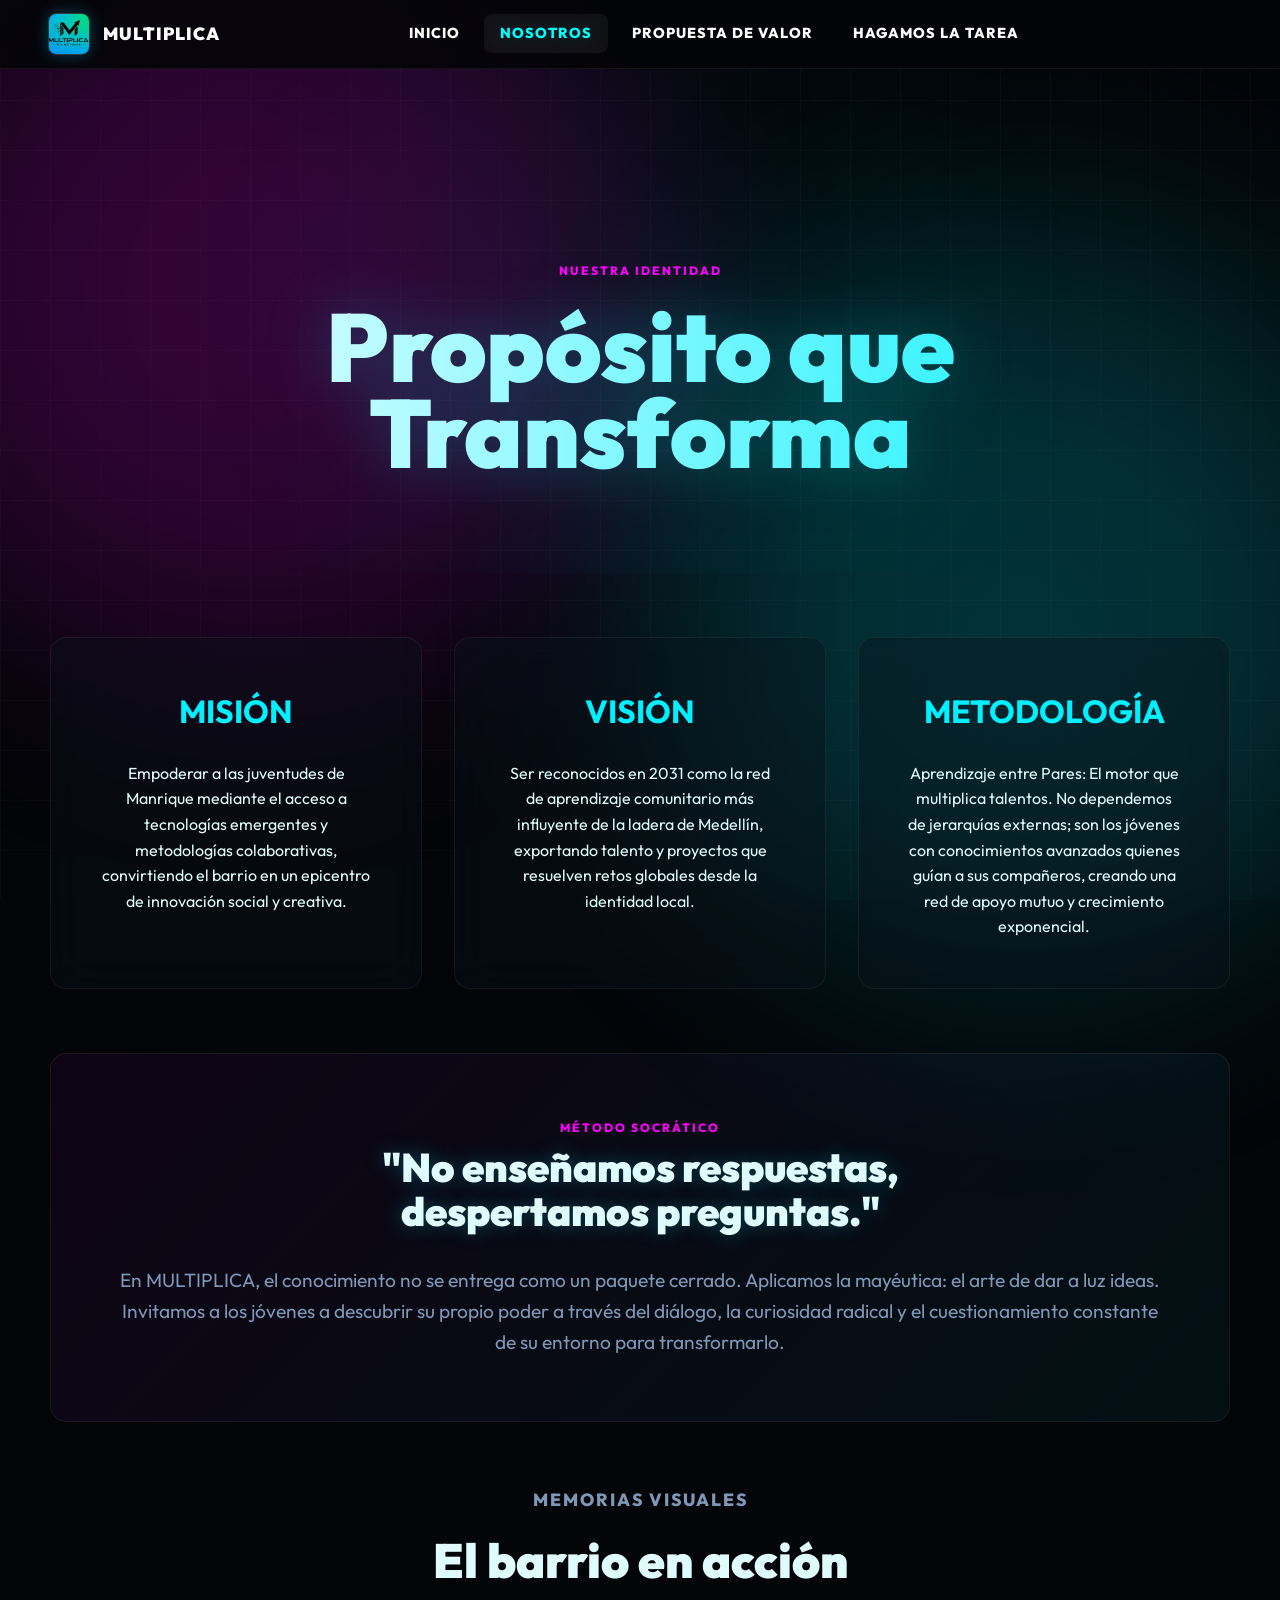
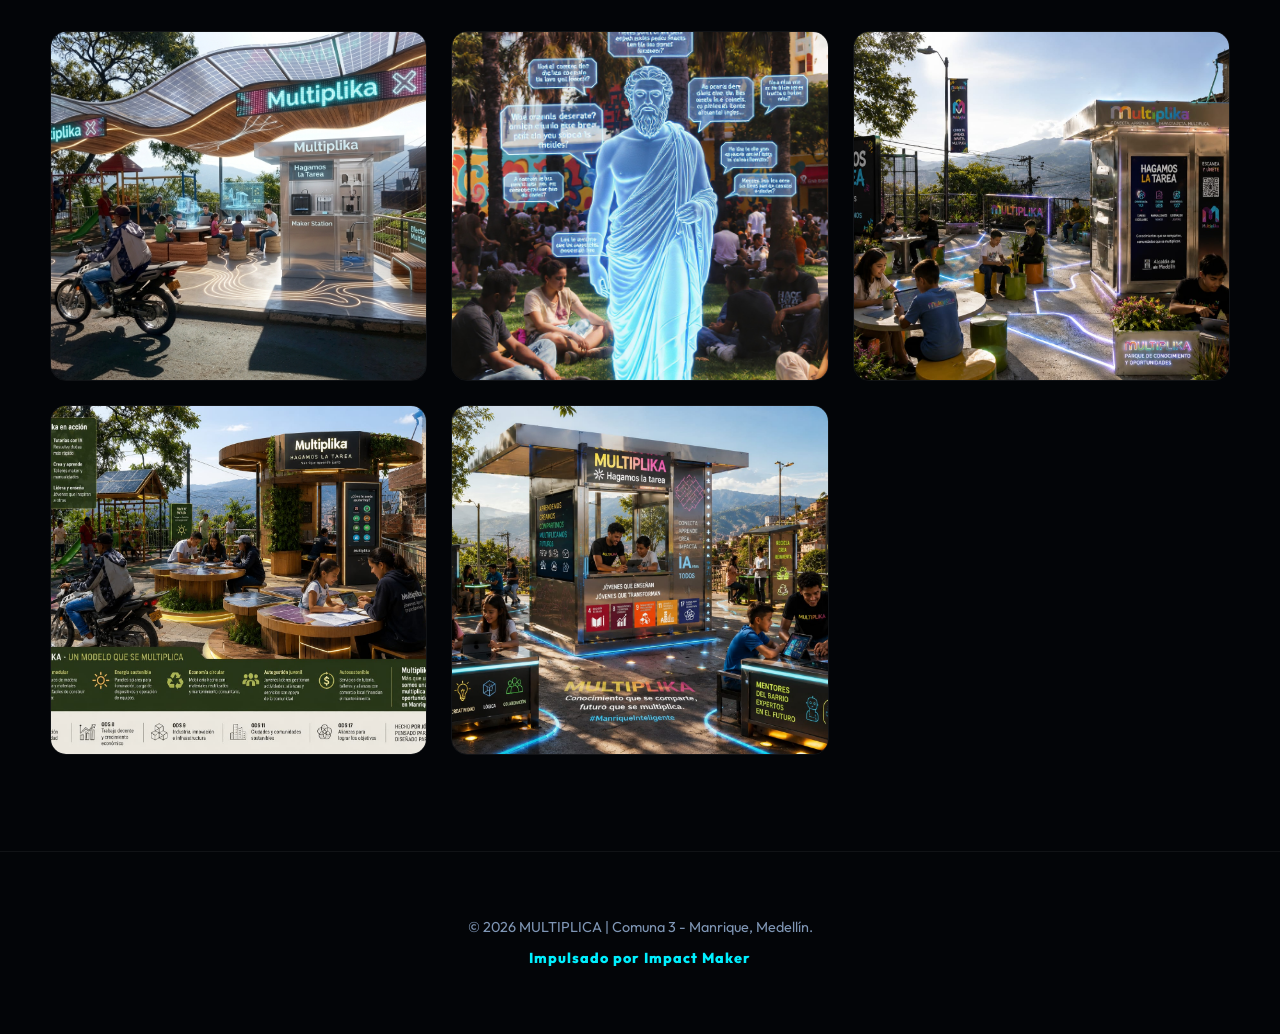
<file: nosotros.html>
<!doctype html>
<html lang="es">

<head>
  <meta charset="utf-8" />
  <meta name="viewport" content="width=device-width, initial-scale=1" />
  <meta name="description" content="Nuestra misión, visión y propósito superior en MULTIPLICA. Método Socrático aplicado a la juventud de Manrique." />
  <title>Nosotros | MULTIPLICA</title>
  <link rel="preconnect" href="https://fonts.googleapis.com">
  <link rel="preconnect" href="https://fonts.gstatic.com" crossorigin>
  <link href="https://fonts.googleapis.com/css2?family=Outfit:wght@100..900&display=swap" rel="stylesheet">
  <link rel="icon" type="image/jpeg" href="assets/favicon.jpeg">
  <link rel="stylesheet" href="css/styles.css" />
  <style>
    .about-hero {
      padding-top: 12rem;
      padding-bottom: 6rem;
      text-align: center;
      display: flex;
      flex-direction: column;
      justify-content: center;
      align-items: center;
      background: radial-gradient(circle at center, rgba(0, 240, 255, 0.05), transparent 70%);
    }

    .about-hero h1 {
      font-size: clamp(3rem, 10vw, 6rem);
      line-height: 0.9;
      margin-top: 1rem;
      background: linear-gradient(to right, #fff, var(--warm));
      -webkit-background-clip: text;
      -webkit-text-fill-color: transparent;
      filter: drop-shadow(0 0 30px var(--warm-shadow));
      font-weight: 900;
    }

    .about-grid {
      display: grid;
      grid-template-columns: repeat(auto-fit, minmax(320px, 1fr));
      gap: 2rem;
      margin-block: 4rem;
    }

    .purpose-card {
      background: var(--surface);
      border: 1px solid var(--line);
      padding: 3rem;
      border-radius: var(--radius);
      text-align: center;
      backdrop-filter: blur(20px);
      transition: 0.4s;
    }

    .purpose-card:hover {
      border-color: var(--warm);
      transform: translateY(-10px);
      box-shadow: var(--shadow-glow);
    }

    .purpose-card h2 {
      color: var(--warm);
      margin-bottom: 1.5rem;
      font-size: 2rem;
      text-transform: uppercase;
    }

    .socratic-section {
      background: linear-gradient(135deg, rgba(255, 0, 255, 0.05), rgba(0, 240, 255, 0.05));
      border: 1px solid var(--line);
      padding: 4rem;
      border-radius: var(--radius);
      margin-block: 4rem;
      text-align: center;
      position: relative;
      overflow: hidden;
    }

    .socratic-section blockquote {
      font-size: 2.5rem;
      font-weight: 900;
      line-height: 1.1;
      color: var(--text);
      max-width: 25ch;
      margin-inline: auto;
      text-shadow: 0 0 20px var(--warm-shadow);
    }

    .socratic-section p {
      margin-top: 2rem;
      color: var(--muted);
      font-size: 1.2rem;
    }

    .gallery {
      display: grid;
      grid-template-columns: repeat(auto-fill, minmax(300px, 1fr));
      gap: 1.5rem;
      margin-bottom: 6rem;
    }

    .gallery-item {
      height: 350px;
      border-radius: 16px;
      overflow: hidden;
      border: 1px solid var(--line);
      transition: 0.5s;
    }

    .gallery-item img {
      width: 100%;
      height: 100%;
      object-fit: cover;
      transition: 0.8s;
    }

    .gallery-item:hover img {
      transform: scale(1.1);
    }

    .gallery-item:hover {
      border-color: var(--magenta);
      box-shadow: 0 0 30px rgba(255, 0, 255, 0.2);
    }
  </style>
</head>

<body>
  <header class="topbar">
    <div class="brand">
      <img src="assets/favicon.jpeg" alt="MULTIPLICA Logo" class="brand-mark">
      <span>MULTIPLICA</span>
    </div>
    <nav class="nav">
      <a href="index.html">Inicio</a>
      <a href="nosotros.html" class="active">Nosotros</a>
      <a href="propuesta.html">Propuesta de Valor</a>
      <a href="index.html#tarea">Hagamos la tarea</a>
    </nav>
  </header>

  <main class="section-shell">
    <section class="about-hero">
      <p class="eyebrow">Nuestra Identidad</p>
      <h1>Propósito que Transforma</h1>
    </section>

    <section class="about-grid">
      <div class="purpose-card">
        <h2>Misión</h2>
        <p>Empoderar a las juventudes de Manrique mediante el acceso a tecnologías emergentes y metodologías colaborativas, convirtiendo el barrio en un epicentro de innovación social y creativa.</p>
      </div>
      <div class="purpose-card">
        <h2>Visión</h2>
        <p>Ser reconocidos en 2031 como la red de aprendizaje comunitario más influyente de la ladera de Medellín, exportando talento y proyectos que resuelven retos globales desde la identidad local.</p>
      </div>
      <div class="purpose-card">
        <h2>Metodología</h2>
        <p>Aprendizaje entre Pares: El motor que multiplica talentos. No dependemos de jerarquías externas; son los jóvenes con conocimientos avanzados quienes guían a sus compañeros, creando una red de apoyo mutuo y crecimiento exponencial.</p>
      </div>
    </section>

    <section class="socratic-section">
      <div class="eyebrow">Método Socrático</div>
      <blockquote>"No enseñamos respuestas, despertamos preguntas."</blockquote>
      <p>En MULTIPLICA, el conocimiento no se entrega como un paquete cerrado. Aplicamos la mayéutica: el arte de dar a luz ideas. Invitamos a los jóvenes a descubrir su propio poder a través del diálogo, la curiosidad radical y el cuestionamiento constante de su entorno para transformarlo.</p>
    </section>

    <section class="section-heading centered">
      <p class="eyebrow">Memorias Visuales</p>
      <h2>El barrio en acción</h2>
    </section>
    
    <div class="gallery">
      <div class="gallery-item">
        <img src="assets/imagenes/Gemini_Generated_Image_.png" alt="Imagen Generada Gemini">
      </div>
      <div class="gallery-item">
        <img src="assets/imagenes/WhatsApp Image 2026-05-10 at 2.30.17 AM.jpeg" alt="Imagen Actividad 1">
      </div>
      <div class="gallery-item">
        <img src="assets/imagenes/WhatsApp Image 2026-05-10 at 2.30.22 AM (1).jpeg" alt="Imagen Actividad 2">
      </div>
      <div class="gallery-item">
        <img src="assets/imagenes/WhatsApp Image 2026-05-10 at 2.30.22 AM (2).jpeg" alt="Imagen Actividad 3">
      </div>
      <div class="gallery-item">
        <img src="assets/imagenes/WhatsApp Image 2026-05-10 at 2.30.22 AM.jpeg" alt="Imagen Actividad 4">
      </div>
    </div>
  </main>

  <footer style="padding: 4rem; text-align: center; border-top: 1px solid var(--line); color: var(--muted); font-size: 0.9rem;">
    <p>&copy; 2026 MULTIPLICA | Comuna 3 - Manrique, Medellín.</p>
    <p style="margin-top: 0.5rem; color: var(--warm); font-weight: 800; letter-spacing: 1px;">Impulsado por Impact Maker</p>
  </footer>

  <script src="js/app.js"></script>
</body>

</html>
</file>
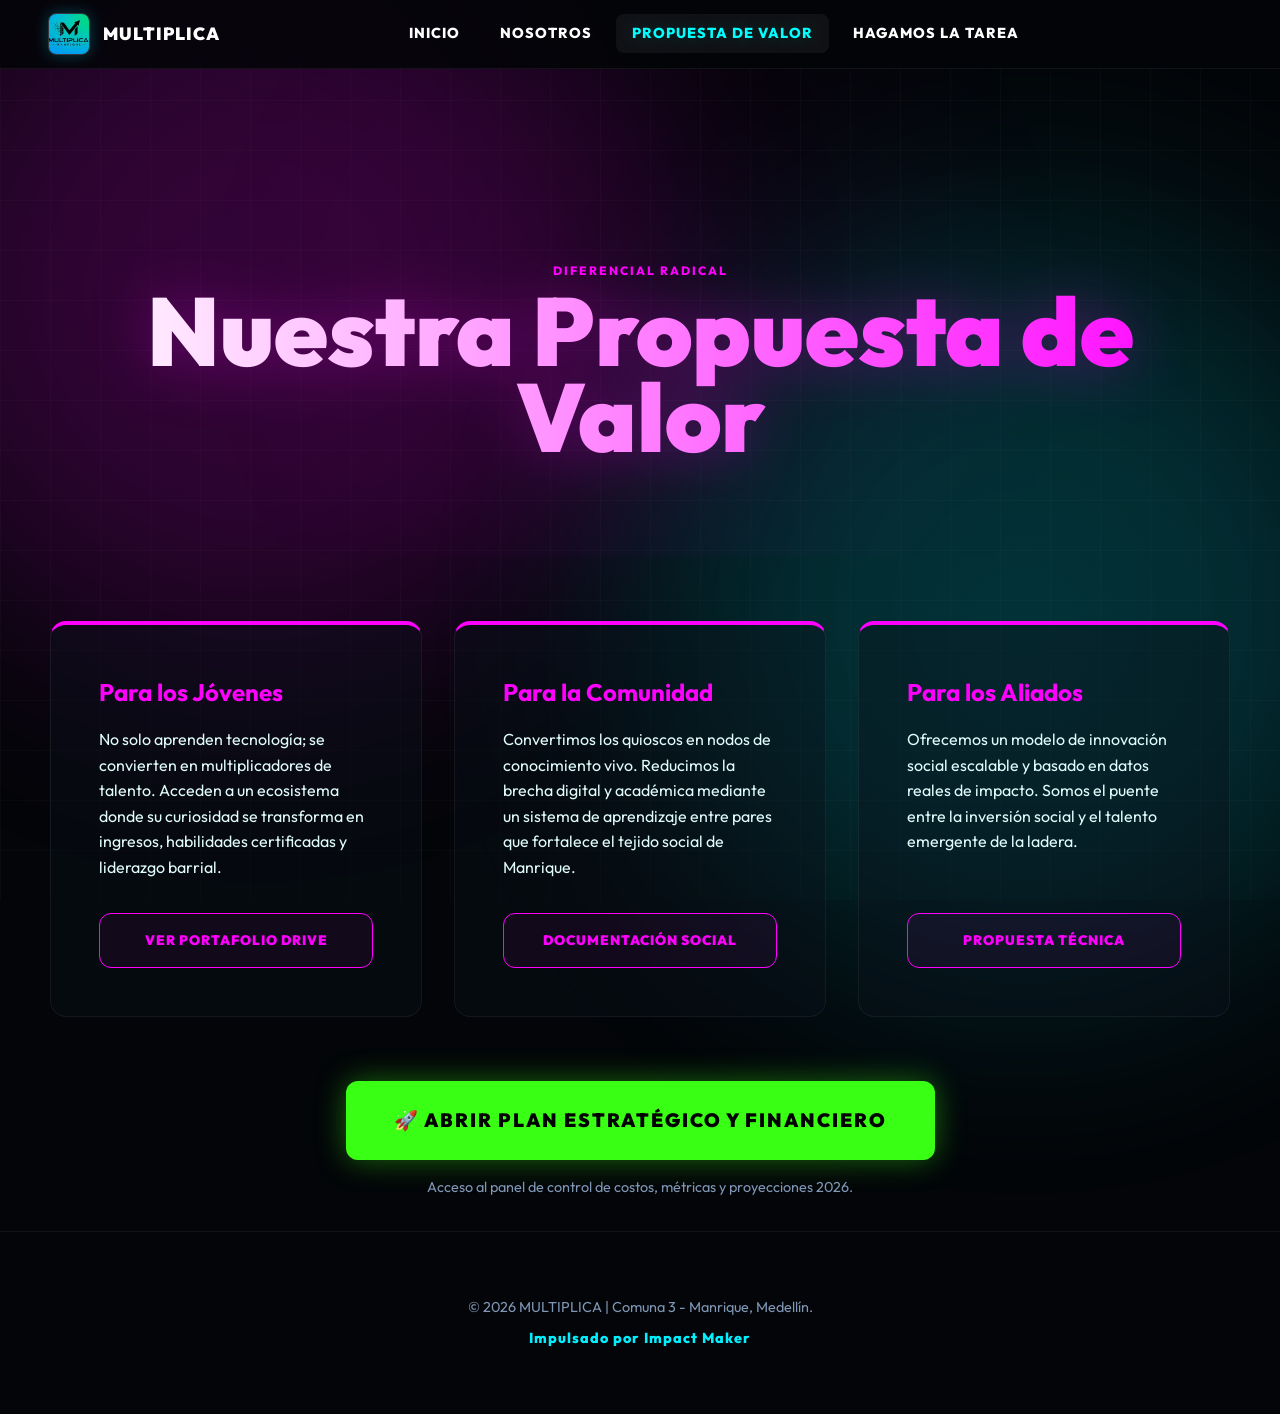
<file: propuesta.html>
<!doctype html>
<html lang="es">

<head>
  <meta charset="utf-8" />
  <meta name="viewport" content="width=device-width, initial-scale=1" />
  <meta name="description" content="Nuestra propuesta de valor en MULTIPLICA. Innovación social y tecnología en Manrique." />
  <title>Propuesta de Valor | MULTIPLICA</title>
  <link rel="preconnect" href="https://fonts.googleapis.com">
  <link rel="preconnect" href="https://fonts.gstatic.com" crossorigin>
  <link href="https://fonts.googleapis.com/css2?family=Outfit:wght@100..900&display=swap" rel="stylesheet">
  <link rel="icon" type="image/jpeg" href="assets/favicon.jpeg">
  <link rel="stylesheet" href="css/styles.css" />
  <style>
    .propuesta-hero {
      padding-top: 12rem;
      padding-bottom: 6rem;
      text-align: center;
      background: radial-gradient(circle at center, rgba(255, 0, 255, 0.05), transparent 70%);
    }

    .propuesta-hero h1 {
      font-size: clamp(3rem, 10vw, 6rem);
      line-height: 0.9;
      background: linear-gradient(to right, #fff, var(--magenta));
      -webkit-background-clip: text;
      -webkit-text-fill-color: transparent;
      filter: drop-shadow(0 0 30px rgba(255, 0, 255, 0.3));
      font-weight: 900;
    }

    .value-grid {
      display: grid;
      grid-template-columns: repeat(auto-fit, minmax(300px, 1fr));
      gap: 2rem;
      margin-block: 4rem;
    }

    .value-card {
      background: var(--surface);
      border: 1px solid var(--line);
      padding: 3rem;
      border-radius: var(--radius);
      border-top: 4px solid var(--magenta);
      transition: 0.4s;
      display: flex;
      flex-direction: column;
      justify-content: space-between;
    }

    .value-card:hover {
      transform: translateY(-10px);
      box-shadow: 0 10px 40px rgba(255, 0, 255, 0.1);
    }

    .value-card h3 {
      color: var(--magenta);
      margin-bottom: 1rem;
      font-size: 1.5rem;
    }

    .value-cta {
      margin-top: 2rem;
      padding: 1rem;
      background: rgba(255, 0, 255, 0.05);
      border: 1px solid var(--magenta);
      color: var(--magenta);
      border-radius: 12px;
      text-decoration: none;
      font-weight: 900;
      font-size: 0.85rem;
      text-align: center;
      text-transform: uppercase;
      letter-spacing: 1px;
      transition: 0.3s;
    }

    .value-cta:hover {
      background: var(--magenta);
      color: #fff;
      box-shadow: 0 0 30px rgba(255, 0, 255, 0.4);
    }
  </style>
</head>

<body>
  <header class="topbar">
    <div class="brand">
      <img src="assets/favicon.jpeg" alt="MULTIPLICA Logo" class="brand-mark">
      <span>MULTIPLICA</span>
    </div>
    <nav class="nav">
      <a href="index.html">Inicio</a>
      <a href="nosotros.html">Nosotros</a>
      <a href="propuesta.html" class="active">Propuesta de Valor</a>
      <a href="index.html#tarea">Hagamos la tarea</a>
    </nav>
  </header>

  <main class="section-shell">
    <section class="propuesta-hero">
      <p class="eyebrow">Diferencial Radical</p>
      <h1>Nuestra Propuesta de Valor</h1>
    </section>

    <section class="value-grid">
      <div class="value-card">
        <div>
          <h3>Para los Jóvenes</h3>
          <p>No solo aprenden tecnología; se convierten en multiplicadores de talento. Acceden a un ecosistema donde su curiosidad se transforma en ingresos, habilidades certificadas y liderazgo barrial.</p>
        </div>
        <a href="https://drive.google.com/your-folder-jovenes" target="_blank" class="value-cta">Ver portafolio Drive</a>
      </div>
      <div class="value-card">
        <div>
          <h3>Para la Comunidad</h3>
          <p>Convertimos los quioscos en nodos de conocimiento vivo. Reducimos la brecha digital y académica mediante un sistema de aprendizaje entre pares que fortalece el tejido social de Manrique.</p>
        </div>
        <a href="https://multiplica.org/comunidad" target="_blank" class="value-cta">Documentación Social</a>
      </div>
      <div class="value-card">
        <div>
          <h3>Para los Aliados</h3>
          <p>Ofrecemos un modelo de innovación social escalable y basado en datos reales de impacto. Somos el puente entre la inversión social y el talento emergente de la ladera.</p>
        </div>
        <a href="https://drive.google.com/your-folder-aliados" target="_blank" class="value-cta">Propuesta Técnica</a>
      </div>
    </section>
    <!-- BOTÓN AL DASHBOARD FINANCIERO -->
    <div style="text-align: center; margin-top: 4rem; margin-bottom: 2rem;">
      <a href="plan_estrategico.html" target="_blank" style="display: inline-block; padding: 1.5rem 3rem; background: #39ff14; color: #000; border-radius: 12px; text-decoration: none; font-family: 'Outfit', sans-serif; font-weight: 900; font-size: 1.2rem; text-transform: uppercase; letter-spacing: 2px; box-shadow: 0 0 30px rgba(57, 255, 20, 0.4); transition: transform 0.3s ease;" onmouseover="this.style.transform='scale(1.05)'" onmouseout="this.style.transform='scale(1)'">
        🚀 Abrir Plan Estratégico y Financiero
      </a>
      <p style="margin-top: 1rem; font-size: 0.9rem; color: #7f96b5;">Acceso al panel de control de costos, métricas y proyecciones 2026.</p>
    </div>
  </main>
  <footer style="padding: 4rem; text-align: center; border-top: 1px solid var(--line); color: var(--muted); font-size: 0.9rem;">
    <p>&copy; 2026 MULTIPLICA | Comuna 3 - Manrique, Medellín.</p>
    <p style="margin-top: 0.5rem; color: var(--warm); font-weight: 800; letter-spacing: 1px;">Impulsado por Impact Maker</p>
  </footer>

  <script src="js/app.js"></script>
</body>

</html>
</file>
<file: css/styles.css>
:root {
  color-scheme: dark;

  --bg: #030508;
  --surface: rgba(11, 19, 28, 0.4);
  --surface-2: rgba(20, 30, 45, 0.6);
  --text: #e0fbfc;
  --muted: #7f96b5;
  --line: rgba(255, 255, 255, 0.06);

  --magenta: #ff00ff;
  --warm:    #00f0ff;
  --sun:     #39ff14;
  --warm-shadow: rgba(0, 240, 255, 0.25);

  --radius:    16px;
  --radius-sm: 8px;
  --shadow-lg: 0 20px 50px rgba(0, 0, 0, 0.5);
  --shadow-glow: 0 0 20px var(--warm-shadow);
  
  font-family: 'Outfit', sans-serif;
}

[data-theme="light"] {
  --bg: #f0f4f8;
  --surface: rgba(255, 255, 255, 0.8);
  --surface-2: rgba(226, 232, 240, 0.9);
  --text: #1a202c;
  --muted: #4a5568;
  --line: rgba(0, 0, 0, 0.08);
  --warm-shadow: rgba(0, 180, 200, 0.2);
}

/* ─── BASE ─── */
* { box-sizing: border-box; margin: 0; padding: 0; }
html { scroll-behavior: smooth; }

body {
  background-color: var(--bg);
  color: var(--text);
  font-family: var(--font-family);
  line-height: 1.6;
  overflow-x: hidden;
  position: relative;
  /* Fondo Base con Textura y Grids */
  background-image: 
    radial-gradient(circle at 20% 30%, rgba(255, 0, 255, 0.05), transparent 40%),
    radial-gradient(circle at 80% 70%, rgba(0, 240, 255, 0.05), transparent 40%),
    linear-gradient(rgba(255, 255, 255, 0.02) 1px, transparent 1px),
    linear-gradient(90deg, rgba(255, 255, 255, 0.02) 1px, transparent 1px);
  background-size: 100% 100%, 100% 100%, 50px 50px, 50px 50px;
  background-attachment: fixed;
  text-rendering: optimizeLegibility;
  -webkit-font-smoothing: antialiased;
}

/* Blobs de luz flotantes para profundidad futurista */
body::before, body::after {
  content: "";
  position: fixed;
  width: 60vw;
  height: 60vw;
  border-radius: 50%;
  filter: blur(120px);
  z-index: -1;
  opacity: 0.15;
  pointer-events: none;
  animation: floatBlobs 20s infinite alternate ease-in-out;
}

body::before {
  top: -10%;
  left: -10%;
  background: var(--magenta);
}

body::after {
  bottom: -10%;
  right: -10%;
  background: var(--warm);
  animation-delay: -10s;
}

@keyframes floatBlobs {
  0% { transform: translate(0, 0) scale(1); }
  100% { transform: translate(10%, 15%) scale(1.1); }
}

[data-theme="light"] body {
  background-image:
    radial-gradient(circle at 10% 20%, rgba(255, 0, 255, 0.04), transparent 30%),
    radial-gradient(circle at 90% 80%, rgba(0, 200, 220, 0.04), transparent 30%),
    linear-gradient(rgba(0, 0, 0, 0.03) 1px, transparent 1px),
    linear-gradient(90deg, rgba(0, 0, 0, 0.03) 1px, transparent 1px);
  background-size: 100% 100%, 100% 100%, 40px 40px, 40px 40px;
}

[data-theme="light"] body::before, [data-theme="light"] body::after {
  opacity: 0.05;
}

button, input, select, textarea { font: inherit; }
a { color: inherit; text-decoration: none; }

.sr-only {
  position: absolute;
  width: 1px;
  height: 1px;
  padding: 0;
  margin: -1px;
  overflow: hidden;
  clip: rect(0, 0, 0, 0);
  border: 0;
}

.section-shell {
  width: min(1180px, calc(100% - 2rem));
  margin-inline: auto;
}

/* ─── BARRA DE NAVEGACIÓN ─── */
.topbar {
  position: sticky;
  top: 0;
  z-index: 100;
  background: rgba(3, 5, 8, 0.85);
  backdrop-filter: blur(20px);
  display: grid;
  grid-template-columns: auto 1fr auto auto;
  align-items: center;
  gap: 1.5rem;
  padding: 0.8rem clamp(1rem, 4vw, 3rem);
  border-bottom: 1px solid var(--line);
}

/* ─── BRANDING & NAV ─── */
.brand { 
  display: flex; 
  align-items: center; 
  gap: 0.8rem; 
  font-weight: 900; 
  font-size: 1.1rem; 
  letter-spacing: 1px; 
  color: #fff; 
}

.brand-mark {
  width: 42px;
  height: 42px;
  object-fit: cover;
  border-radius: 8px;
  box-shadow: 0 0 15px var(--warm-shadow);
  border: 1px solid rgba(255, 255, 255, 0.2);
  transition: 0.3s;
}

.brand:hover .brand-mark {
  transform: scale(1.1) rotate(-5deg);
  box-shadow: 0 0 25px var(--warm);
}

.nav { display: flex; gap: 0.5rem; justify-content: center; }

.nav a {
  padding: 0.5rem 1rem;
  border-radius: 8px;
  color: #fff;
  font-weight: 800;
  font-size: 0.9rem;
  transition: 0.4s cubic-bezier(0.4, 0, 0.2, 1);
  text-transform: uppercase;
  letter-spacing: 1px;
}

.nav a:hover,
.nav a.active {
  color: var(--warm);
  background: rgba(255, 255, 255, 0.05);
  text-shadow: 0 0 20px var(--warm-shadow);
  filter: brightness(1.2);
}

.icon-button, .menu-toggle {
  background: var(--surface);
  border: 1px solid var(--line);
  color: var(--text);
  width: 2.5rem;
  height: 2.5rem;
  border-radius: 8px;
  cursor: pointer;
  display: grid;
  place-items: center;
  font-weight: 800;
  transition: 0.2s;
}

.menu-toggle { display: none; }
.menu-toggle span { display: block; height: 2px; width: 1.2rem; background: var(--text); margin: 0.2rem; }

/* ─── HERO ─── */
.hero {
  display: grid;
  grid-template-columns: minmax(0, 0.88fr) minmax(320px, 1.12fr);
  align-items: center;
  gap: clamp(1.4rem, 4vw, 4rem);
  min-height: calc(100vh - 4.2rem);
  padding-block: 4rem;
}

.hero-copy h1 {
  font-size: clamp(2.5rem, 8vw, 6rem);
  line-height: 0.9;
  font-weight: 900;
  margin-bottom: 1.5rem;
  background: linear-gradient(to right, #fff, var(--warm));
  -webkit-background-clip: text;
  -webkit-text-fill-color: transparent;
  filter: drop-shadow(0 0 30px var(--warm-shadow));
}

.eyebrow {
  color: var(--magenta);
  text-transform: uppercase;
  font-weight: 800;
  font-size: 0.75rem;
  letter-spacing: 2px;
  margin-bottom: 0.5rem;
}

.hero-lead {
  font-size: 1.1rem;
  color: var(--muted);
  max-width: 50ch;
  margin-bottom: 2rem;
}

.hero-actions { display: flex; gap: 1rem; flex-wrap: wrap; }

.btn-primary, .btn-ghost, .small-action {
  padding: 0.8rem 1.8rem;
  border-radius: 12px;
  font-weight: 800;
  font-size: 0.9rem;
  cursor: pointer;
  transition: 0.3s;
  display: inline-block;
  text-align: center;
}

.btn-primary {
  background: linear-gradient(135deg, var(--magenta), var(--warm));
  color: white;
  border: none;
}

.btn-primary:hover { transform: translateY(-2px); box-shadow: var(--shadow-glow); }

.btn-ghost {
  border: 1.5px solid var(--warm);
  color: var(--warm);
  background: transparent;
}

.btn-ghost:hover { background: rgba(0, 240, 255, 0.1); }

.offline-pill { display: inline-flex; align-items: center; gap: 0.5rem; color: var(--muted); font-size: 0.9rem; margin-top: 1rem; }
.offline-pill span { width: 0.7rem; height: 0.7rem; border-radius: 50%; background: var(--sun); box-shadow: 0 0 10px var(--sun); }

.hero-visual {
  position: relative;
  border-radius: var(--radius);
  overflow: hidden;
  border: 1px solid var(--line);
  box-shadow: var(--shadow-lg);
  background: #05080c;
  aspect-ratio: 16 / 10;
}

.hero-visual img { 
  position: absolute;
  top: 0;
  left: 0;
  width: 100%; 
  height: 100%; 
  object-fit: cover; 
  display: block; 
  transition: opacity 0.8s cubic-bezier(0.4, 0, 0.2, 1);
}

.hero-visual .img-base {
  z-index: 1;
  opacity: 0.8;
}

.hero-visual .img-hover {
  z-index: 2;
  opacity: 0;
}

.hero-visual:hover .img-hover {
  opacity: 1;
}

.hero-visual:hover .img-base {
  opacity: 0;
}

.live-chip {
  position: absolute;
  background: rgba(11, 19, 28, 0.8);
  backdrop-filter: blur(10px);
  border: 1px solid var(--line);
  padding: 0.5rem 0.8rem;
  border-radius: 8px;
  font-weight: 800;
  font-size: 0.8rem;
  z-index: 2;
}

.chip-a { top: 10%; right: 10%; animation: float 5s infinite; }
.chip-b { left: 10%; bottom: 20%; animation: float 6s 0.5s infinite; }
.chip-c { right: 15%; bottom: 10%; animation: float 5.5s 0.2s infinite; }

@keyframes float { 50% { transform: translateY(-10px); } }

/* ─── QUICK GRID ─── */
.quick-grid {
  display: grid;
  grid-template-columns: repeat(auto-fit, minmax(280px, 1fr));
  gap: 1.5rem;
  margin-bottom: 4rem;
}

.card {
  background: var(--surface);
  border: 1px solid var(--line);
  border-radius: var(--radius);
  padding: 2.5rem 2rem;
  backdrop-filter: blur(20px);
  transition: all 0.4s cubic-bezier(0.4, 0, 0.2, 1);
  text-align: left;
  cursor: pointer;
  color: var(--text);
  display: flex;
  flex-direction: column;
  gap: 0.8rem;
  min-height: 240px;
  justify-content: flex-start;
}

.card:hover {
  border-color: var(--warm);
  transform: translateY(-8px);
  box-shadow: 0 10px 40px rgba(0,0,0,0.4), var(--shadow-glow);
  background: rgba(255, 255, 255, 0.03);
}

.card .brand-mark { 
  margin-bottom: 0.5rem; 
  box-shadow: 0 0 15px var(--warm-shadow);
}

.card strong { 
  display: block; 
  font-size: 1.25rem; 
  font-weight: 900;
  color: var(--warm);
}

.card small { 
  color: var(--muted); 
  font-size: 0.95rem; 
  line-height: 1.5;
  display: block;
}

/* ─── MODULES ─── */
.module { padding-block: 4rem; }
.section-heading { margin-bottom: 2rem; }
.section-heading h2 { font-size: clamp(1.8rem, 4vw, 3rem); font-weight: 900; margin-bottom: 0.5rem; }
.section-heading p { color: var(--muted); font-size: 1.1rem; max-width: 60ch; }

/* ─── WORKSPACE (TAREA) ─── */
.workspace {
  display: grid;
  grid-template-columns: 280px 1fr;
  gap: 1.5rem;
  background: var(--surface);
  border-radius: var(--radius);
  border: 1px solid var(--line);
  padding: 1rem;
  box-shadow: var(--shadow-lg);
  min-height: 600px;
}

.task-board {
  border-right: 1px solid var(--line);
  padding-right: 1rem;
  display: flex;
  flex-direction: column;
  gap: 1rem;
}

.task-board h3 {
  font-size: 0.9rem;
  text-transform: uppercase;
  letter-spacing: 1px;
  color: var(--magenta);
  margin-bottom: 1rem;
}

.task-item {
  width: 100%;
  display: flex;
  flex-direction: column;
  gap: 0.2rem;
  padding: 1rem;
  border: 1px solid var(--line);
  background: rgba(255, 255, 255, 0.02);
  color: var(--text);
  border-radius: 12px;
  cursor: pointer;
  transition: all 0.3s;
}

.task-item:hover {
  background: rgba(0, 240, 255, 0.05);
  border-color: rgba(0, 240, 255, 0.3);
}

.task-item.active {
  border-color: var(--warm);
  background: linear-gradient(135deg, rgba(0, 240, 255, 0.1), transparent);
  box-shadow: inset 0 0 15px rgba(0, 240, 255, 0.1);
}

.task-item strong { font-size: 0.95rem; font-weight: 800; }
.task-item small { color: var(--muted); font-size: 0.8rem; }

.collab-panel {
  display: flex;
  flex-direction: column;
  gap: 1rem;
  position: relative;
}

.panel-head {
  display: flex;
  justify-content: space-between;
  align-items: center;
  padding-bottom: 1rem;
  border-bottom: 1px solid var(--line);
}

.panel-head h3 { font-size: 1.2rem; font-weight: 900; color: var(--warm); }
.panel-head p { font-size: 0.85rem; color: var(--muted); }

.panel-actions {
  display: flex;
  gap: 0.5rem;
  background: var(--surface-2);
  padding: 0.4rem;
  border-radius: 12px;
  border: 1px solid var(--line);
}

.small-action {
  background: transparent;
  border: none;
  color: var(--text);
  padding: 0.5rem 0.8rem;
  font-size: 0.8rem;
  font-weight: 700;
  border-radius: 8px;
}

.small-action:hover { background: var(--warm); color: var(--bg); }

.whiteboard {
  position: relative;
  flex: 1;
  background-color: #000;
  border-radius: 12px;
  border: 1px solid rgba(0, 240, 255, 0.2);
  overflow: hidden;
  box-shadow: inset 0 0 50px rgba(0, 0, 0, 0.8), 0 0 20px rgba(0, 240, 255, 0.05);
  cursor: crosshair;
}

#matrixCanvas {
  position: absolute;
  top: 0;
  left: 0;
  width: 100%;
  height: 100%;
  opacity: 0.35;
  pointer-events: none;
  z-index: 0;
}

/* Herramientas flotantes para la pizarra */
.math-tools {
  position: absolute;
  bottom: 1rem;
  left: 50%;
  transform: translateX(-50%);
  display: flex;
  gap: 0.4rem;
  padding: 0.6rem;
  background: rgba(11, 19, 28, 0.9);
  backdrop-filter: blur(15px);
  border: 1px solid var(--warm);
  border-radius: 14px;
  z-index: 100;
  box-shadow: 0 10px 30px rgba(0,0,0,0.5);
}

.comment-row {
  display: flex;
  gap: 0.8rem;
  margin-top: 1.5rem;
  padding: 0.5rem;
  background: rgba(255, 255, 255, 0.02);
  border-radius: 16px;
  border: 1px solid var(--line);
}

.comment-row input {
  flex: 1;
  background: var(--surface-2);
  border: 1px solid var(--line);
  padding: 0.9rem 1.2rem;
  border-radius: 12px;
  color: #fff;
  font-size: 0.95rem;
  transition: 0.3s;
}

.comment-row input:focus {
  border-color: var(--warm);
  outline: none;
  box-shadow: 0 0 15px var(--warm-shadow);
}

.comment-row button {
  background: var(--warm);
  color: #000;
  border: none;
  padding: 0.9rem 1.8rem;
  border-radius: 12px;
  font-weight: 900;
  cursor: pointer;
  text-transform: uppercase;
  letter-spacing: 1px;
  transition: 0.3s;
}

.comment-row button:hover {
  filter: brightness(1.1);
  transform: translateY(-2px);
  box-shadow: 0 5px 15px var(--warm-shadow);
}

/* ─── LAB IA ─── */
.split {
  display: grid;
  grid-template-columns: 0.85fr 1.15fr;
  gap: 1.5rem;
  align-items: start;
}

.split .section-heading { grid-column: 1 / -1; }

.lab-console {
  background: var(--surface);
  border: 1px solid var(--line);
  border-radius: var(--radius);
  padding: 2rem;
  display: flex;
  flex-direction: column;
  gap: 2rem;
}

.simulator {
  background: var(--surface);
  border: 1px solid var(--line);
  border-radius: var(--radius);
  padding: 2rem;
  display: flex;
  flex-direction: column;
  gap: 1.5rem;
}

#makerRange {
  -webkit-appearance: none;
  width: 100%;
  height: 12px;
  background: rgba(255, 255, 255, 0.05);
  border-radius: 10px;
  outline: none;
  border: 1px solid var(--line);
  margin-block: 1rem;
}

#makerRange::-webkit-slider-thumb {
  -webkit-appearance: none;
  width: 24px;
  height: 24px;
  background: var(--warm);
  border-radius: 50%;
  cursor: pointer;
  box-shadow: 0 0 15px var(--warm-shadow);
  border: 2px solid #fff;
  transition: 0.2s;
}

#makerRange::-webkit-slider-thumb:hover {
  transform: scale(1.2);
  background: var(--magenta);
}

.maker-output {
  background: #000;
  padding: 1.5rem;
  border-radius: 12px;
  border: 1px solid var(--line);
  text-align: center;
  min-height: 100px;
  display: flex;
  flex-direction: column;
  justify-content: center;
  gap: 0.5rem;
}

#makerLevel {
  color: var(--warm);
  font-weight: 800;
  text-transform: uppercase;
  letter-spacing: 2px;
  font-size: 0.8rem;
}

#makerResult {
  color: var(--text);
  font-size: 1.1rem;
  font-weight: 700;
  transition: opacity 0.2s;
}

.prompt-builder {
  display: grid;
  gap: 1.2rem;
}

.form-group {
  display: flex;
  flex-direction: column;
  gap: 0.5rem;
}

.form-row {
  display: grid;
  grid-template-columns: 1fr 1fr;
  gap: 1rem;
}

.form-group label {
  font-size: 0.8rem;
  font-weight: 800;
  text-transform: uppercase;
  color: var(--warm);
  letter-spacing: 1px;
}

.prompt-builder input, .prompt-builder select {
  width: 100%;
  padding: 0.9rem;
  background: var(--surface-2);
  border: 1px solid var(--line);
  border-radius: 12px;
  color: var(--text);
  font-weight: 600;
  transition: 0.3s;
}

.prompt-builder input:focus, .prompt-builder select:focus {
  border-color: var(--warm);
  outline: none;
  box-shadow: 0 0 15px var(--warm-shadow);
}

#promptOutput {
  background: #000;
  padding: 1.5rem;
  border-radius: 12px;
  color: var(--warm);
  font-family: 'Courier New', Courier, monospace;
  font-size: 0.95rem;
  white-space: pre-wrap;
  border: 1px solid var(--line);
  min-height: 150px;
  box-shadow: inset 0 0 30px rgba(0,0,0,0.8);
}

@media (max-width: 600px) {
  .form-row { grid-template-columns: 1fr; }
}

/* ─── CINE ─── */
.cinema-layout {
  display: grid;
  grid-template-columns: 320px 1fr;
  gap: 1.5rem;
}

.player-container {
  position: relative;
  border: 1px solid var(--line);
  border-radius: var(--radius);
  overflow: hidden;
  background: #000;
  box-shadow: var(--shadow-lg);
  display: flex;
  flex-direction: column;
}

.player {
  aspect-ratio: 16 / 9;
  width: 100%;
  background: #000;
  position: relative;
}

.player iframe {
  position: absolute;
  top: 0;
  left: 0;
  width: 100%;
  height: 100%;
  border: none;
}

.video-info-overlay {
  padding: 1.5rem;
  background: var(--surface);
  backdrop-filter: blur(10px);
  border-top: 1px solid var(--line);
}

.video-meta {
  display: flex;
  gap: 0.8rem;
  margin-bottom: 0.8rem;
}

.v-tag {
  background: var(--magenta);
  color: #fff;
  padding: 2px 8px;
  border-radius: 4px;
  font-size: 0.7rem;
  font-weight: 900;
  letter-spacing: 1px;
}

.v-time {
  color: var(--warm);
  font-size: 0.75rem;
  font-weight: 800;
  border: 1px solid var(--warm);
  padding: 1px 6px;
  border-radius: 4px;
}

.video-info-overlay h4 {
  font-size: 1.2rem;
  color: var(--text);
  margin-bottom: 0.4rem;
}

.video-info-overlay p {
  font-size: 0.9rem;
  color: var(--muted);
  line-height: 1.5;
}

.timeline {
  background: var(--surface);
  border: 1px solid var(--line);
  border-radius: var(--radius);
  padding: 1.5rem;
  display: flex;
  flex-direction: column;
  justify-content: center;
  gap: 1rem;
}

.time-dot {
  padding: 0.8rem;
  background: var(--surface-2);
  border: 1px solid var(--line);
  color: var(--text);
  border-radius: 8px;
  cursor: pointer;
  font-weight: 700;
  text-align: left;
}

.time-dot.active { background: var(--warm); color: var(--bg); border-color: var(--warm); box-shadow: var(--shadow-glow); }

#timelineText {
  background: #000;
  border: 1px solid var(--line);
  padding: 1.5rem;
  border-radius: 12px;
  font-family: 'Courier New', Courier, monospace;
  color: var(--sun);
  font-size: 1rem;
  line-height: 1.6;
  min-height: 120px;
  box-shadow: inset 0 0 20px rgba(57, 255, 20, 0.1);
  text-shadow: 0 0 5px rgba(57, 255, 20, 0.5);
  position: relative;
  overflow: hidden;
}

#timelineText::after {
  content: "|";
  animation: blink 1s step-end infinite;
  margin-left: 2px;
}

@keyframes blink { 50% { opacity: 0; } }

/* ─── MENTORES ─── */
.mentor-grid {
  display: grid;
  grid-template-columns: repeat(3, 1fr);
  gap: 1.5rem;
}

.mentor-card {
  background: var(--surface);
  border: 1px solid var(--line);
  border-radius: var(--radius);
  padding: 1.5rem;
  text-align: center;
  backdrop-filter: blur(10px);
}

.avatar {
  width: 80px;
  height: 80px;
  margin: 0 auto 1rem;
  background: linear-gradient(135deg, var(--magenta), var(--warm));
  border-radius: 50%;
  display: grid;
  place-items: center;
  font-size: 1.5rem;
  font-weight: 900;
}

.badges { display: flex; gap: 0.5rem; justify-content: center; margin-top: 1rem; }
.badges span { padding: 0.3rem 0.6rem; background: rgba(0, 240, 255, 0.1); border: 1px solid var(--warm); color: var(--warm); border-radius: 6px; font-size: 0.75rem; font-weight: 700; }

/* ─── IMPACTO ─── */
.impact-grid {
  display: grid;
  grid-template-columns: repeat(4, 1fr);
  gap: 1.5rem;
}

.stat {
  background: var(--surface);
  border: 1px solid var(--line);
  border-radius: var(--radius);
  padding: 2rem 1.5rem;
  text-align: center;
}

.stat strong { font-size: 3.5rem; display: block; color: var(--sun); line-height: 1; margin-bottom: 0.5rem; }
.stat span { color: var(--muted); text-transform: uppercase; letter-spacing: 1px; font-weight: 700; }

/* ─── WHITEBOARD NOTES ─── */
.note, .fraction-card {
  position: absolute;
  padding: 1rem;
  background: rgba(255, 255, 255, 0.08);
  backdrop-filter: blur(15px);
  border: 1px solid var(--line);
  border-radius: 12px;
  color: #fff;
  cursor: grab;
  box-shadow: var(--shadow-lg);
  min-width: 120px;
}

.note-one { left: 5%; top: 15%; }
.note-two { left: 45%; top: 25%; }
.note-three { left: 10%; top: 60%; }
.fraction-card { left: 60%; top: 50%; border-color: var(--warm); box-shadow: var(--shadow-glow); }

.delete-btn {
  position: absolute;
  top: 5px;
  right: 5px;
  background: var(--magenta);
  color: white;
  width: 24px;
  height: 24px;
  border-radius: 50%;
  border: none;
  cursor: pointer;
  display: none;
  place-items: center;
  font-weight: 900;
  z-index: 100;
  box-shadow: 0 0 10px rgba(0,0,0,0.5);
}

.note:hover .delete-btn, .fraction-card:hover .delete-btn { display: grid; }

/* ─── COMPONENTES MATEMÁTICOS ─── */
.math-fraction {
  display: inline-flex;
  flex-direction: column;
  align-items: center;
  vertical-align: middle;
  margin: 0 4px;
}

.math-fraction .num {
  border-bottom: 2px solid currentColor;
  padding: 0 4px;
  min-width: 1.2ch;
  text-align: center;
}

.math-fraction .den {
  padding: 0 4px;
  min-width: 1.2ch;
  text-align: center;
}

.math-pow {
  display: inline-flex;
  vertical-align: middle;
}

.math-pow .exp {
  font-size: 0.7em;
  position: relative;
  top: -0.5em;
  font-weight: 800;
}

.math-sqrt {
  display: inline-flex;
  align-items: flex-end;
  vertical-align: middle;
}

.math-sqrt .index {
  font-size: 0.55em;
  margin-bottom: 1em;
  margin-right: -0.2em;
  font-weight: 900;
}

.math-sqrt .tick {
  font-size: 1.5em;
  line-height: 1;
  margin-right: -0.3em;
}

.math-sqrt .radicand {
  border-top: 2px solid currentColor;
  padding: 2px 4px 0 0.5em;
  min-width: 1ch;
}

.math-del {
  display: none;
  position: absolute;
  top: 2px;
  right: 2px;
  background: var(--magenta) !important;
  color: white !important;
  border: none;
  border-radius: 50%;
  width: 16px;
  height: 16px;
  font-size: 10px;
  cursor: pointer;
  line-height: 1;
  z-index: 110;
}

.math-fraction:hover .math-del,
.math-pow:hover .math-del,
.math-sqrt:hover .math-del {
  display: block;
}

/* Imagenes en el tablero */
.image-note img {
  width: 100%;
  height: 100%;
  object-fit: cover;
  border-radius: 8px;
  display: block;
}

/* ─── MAPA INTERACTIVO ─── */
.kiosk-map {
  position: relative;
  min-height: 520px;
  background: var(--surface);
  border: 1px solid var(--line);
  border-radius: var(--radius);
  overflow: hidden;
  margin-bottom: 2rem;
  background-image: url("../assets/network-bg.png"); /* Placeholder for the wavy pattern */
  background-size: cover;
}

.kiosk {
  position: absolute;
  width: 55px;
  height: 55px;
  background-image: url("../assets/ChatGPT Image 11 may 2026, 01_07_40.png");
  background-size: contain;
  background-repeat: no-repeat;
  background-position: center;
  background-color: transparent;
  border: none;
  cursor: pointer;
  z-index: 5;
  left: var(--x);
  top: var(--y);
  transform: translate(-50%, -100%);
  transition: all 0.3s cubic-bezier(0.4, 0, 0.2, 1);
  filter: drop-shadow(0 0 10px var(--warm-shadow));
  /* Hide internal text safely */
  font-size: 0;
  color: transparent;
}

.kiosk::after {
  content: attr(data-label);
  position: absolute;
  top: 105%;
  left: 50%;
  transform: translateX(-50%);
  color: var(--text);
  font-size: 0.75rem;
  font-weight: 800;
  white-space: nowrap;
  background: rgba(11, 19, 28, 0.9);
  padding: 4px 10px;
  border-radius: 6px;
  backdrop-filter: blur(8px);
  border: 1px solid var(--warm);
  z-index: 6;
  pointer-events: none;
}

.kiosk:hover {
  transform: translate(-50%, -105%) scale(1.1);
  filter: drop-shadow(0 0 20px var(--warm));
}

.kiosk.active { 
  filter: drop-shadow(0 0 25px var(--magenta));
  z-index: 10;
}

.kiosk-info {
  position: absolute;
  bottom: 2rem;
  right: 2rem;
  background: rgba(11, 19, 28, 0.95);
  border: 1px solid var(--warm);
  padding: 1.5rem;
  border-radius: 20px;
  max-width: 350px;
  backdrop-filter: blur(15px);
  z-index: 20;
  box-shadow: 0 0 40px rgba(0,0,0,0.8);
}

/* AJUSTES MODO CLARO PARA NODOS */
[data-theme="light"] .kiosk::after {
  background: rgba(255, 255, 255, 0.98);
  color: #1a202c;
  border-color: #cbd5e0;
  box-shadow: 0 4px 15px rgba(0,0,0,0.1);
  font-weight: 800;
}

[data-theme="light"] .kiosk-info {
  background: rgba(255, 255, 255, 0.98);
  border-color: #cbd5e0;
  box-shadow: 0 10px 40px rgba(0,0,0,0.1);
}

[data-theme="light"] .kiosk-info h3 { color: #2d3748; }
[data-theme="light"] .kiosk-info p { color: #4a5568; opacity: 1; }

.kiosk-info h3 { color: var(--warm); font-size: 1.1rem; margin-bottom: 0.5rem; }
.kiosk-info p { color: var(--text); opacity: 0.9; font-size: 0.85rem; line-height: 1.5; }

/* ─── GOOGLE MAP PANEL ─── */
.google-map-panel {
  display: grid;
  grid-template-columns: 1fr 1.8fr;
  gap: 3rem;
  background: var(--surface);
  border: 1px solid var(--line);
  padding: 2.5rem;
  border-radius: var(--radius);
  margin-top: 3rem;
  align-items: center;
}

.map-copy h3 { color: var(--text); margin-bottom: 1rem; font-size: 1.8rem; }
.map-copy p { color: var(--muted); margin-bottom: 2rem; font-size: 1rem; }

.ghost-action {
  display: inline-flex;
  align-items: center;
  justify-content: center;
  padding: 1rem 2rem;
  background: var(--warm);
  color: var(--bg);
  text-decoration: none;
  border-radius: 12px;
  font-weight: 800;
  border: none;
  transition: 0.3s;
  box-shadow: var(--shadow-glow);
  text-transform: uppercase;
  letter-spacing: 1px;
  font-size: 0.85rem;
}

.ghost-action:hover {
  transform: translateY(-2px);
  filter: brightness(1.1);
  box-shadow: 0 0 30px var(--warm-shadow);
}

.google-map {
  background: #000;
  border: 1px solid var(--line);
  border-radius: 16px;
  overflow: hidden;
  height: 550px;
  position: relative;
  box-shadow: 0 0 30px rgba(0,0,0,0.5);
}

.google-map iframe { width: 100%; height: 100%; border: none; }

.map-point-list {
  grid-column: 1 / -1;
  display: grid;
  grid-template-columns: repeat(auto-fit, minmax(280px, 1fr));
  gap: 1.5rem;
  margin-top: 2rem;
}

.map-point {
  background: var(--surface-2);
  border: 1px solid var(--line);
  padding: 1.5rem;
  border-radius: 12px;
  display: flex;
  flex-direction: column;
  gap: 0.5rem;
}

.map-point strong { color: var(--warm); font-size: 1.1rem; }
.map-point span { font-size: 0.85rem; color: var(--muted); line-height: 1.5; }
.map-point span:first-of-type { color: var(--text); font-weight: 600; }

.ods-container {
  margin-top: 5rem;
  padding: 3rem;
  background: rgba(255, 255, 255, 0.02);
  border: 1px solid var(--line);
  border-radius: var(--radius);
}

.centered { text-align: center; }
.centered p { margin-inline: auto; }

.ods-grid {
  display: grid;
  grid-template-columns: repeat(auto-fit, minmax(300px, 1fr));
  gap: 2rem;
  margin-top: 3rem;
}

.ods-card {
  display: flex;
  gap: 1.5rem;
  background: var(--surface-2);
  border: 1px solid var(--line);
  padding: 2rem;
  border-radius: 16px;
  position: relative;
  overflow: hidden;
  transition: 0.4s cubic-bezier(0.4, 0, 0.2, 1);
  cursor: default;
}

.ods-card::before {
  content: "";
  position: absolute;
  top: 0;
  left: 0;
  width: 5px;
  height: 100%;
  background: var(--ods-color);
  box-shadow: 0 0 15px var(--ods-color);
}

.ods-card:hover {
  transform: translateY(-8px);
  border-color: var(--ods-color);
  box-shadow: 0 15px 40px rgba(0,0,0,0.4), 0 0 20px rgba(var(--ods-color), 0.1);
}

.ods-number {
  font-size: 3rem;
  font-weight: 900;
  color: var(--ods-color);
  line-height: 1;
  opacity: 0.8;
  filter: drop-shadow(0 0 10px var(--ods-color));
}

.ods-content h4 {
  font-size: 1.2rem;
  font-weight: 800;
  margin-bottom: 0.6rem;
  color: var(--text);
}

.ods-content p {
  font-size: 0.9rem;
  color: var(--muted);
  line-height: 1.6;
}

/* Modo Pantalla Completa */
.collab-panel.fs {
  position: fixed;
  inset: 0;
  z-index: 2000;
  background: #020406;
  padding: 1.5rem 2rem;
  border-radius: 0;
  display: flex;
  flex-direction: column;
  max-width: 100vw;
  height: 100vh;
}

.collab-panel.fs .whiteboard { flex-grow: 1; }
.collab-panel.fs .task-board { display: none; }

/* ─── RESPONSIVE UNIVERSAL ─── */
@media (max-width: 1100px) {
  .hero { 
    grid-template-columns: 1fr; 
    text-align: center; 
    gap: 2rem;
    padding-top: 8rem;
  }
  .hero-visual { 
    max-width: 100%; 
    margin-inline: auto;
    aspect-ratio: 1 / 1; /* More vertical on mobile */
  }
  .hero-actions { justify-content: center; }
  .lab-split, .cinema-layout { grid-template-columns: 1fr; }
}

@media (max-width: 900px) {
  .menu-toggle { display: block; order: 3; }
  
  .nav {
    position: fixed;
    top: 4.2rem;
    left: 0;
    width: 100%;
    height: 0;
    background: rgba(3, 5, 8, 0.98);
    backdrop-filter: blur(25px);
    flex-direction: column;
    overflow: hidden;
    transition: 0.5s cubic-bezier(0.4, 0, 0.2, 1);
    z-index: 90;
    padding: 0;
    border-bottom: 1px solid var(--line);
    box-shadow: 0 20px 40px rgba(0,0,0,0.8);
  }

  .nav.open {
    height: calc(100vh - 4.2rem);
    padding: 3rem 2rem;
  }

  .nav a {
    width: 100%;
    text-align: center;
    padding: 1.5rem;
    font-size: 1.2rem;
    border-bottom: 1px solid rgba(255, 255, 255, 0.05);
    opacity: 0;
    transform: translateY(20px);
    transition: 0.4s;
  }

  .nav.open a {
    opacity: 1;
    transform: translateY(0);
  }

  /* Staggered animation for links */
  .nav.open a:nth-child(1) { transition-delay: 0.1s; }
  .nav.open a:nth-child(2) { transition-delay: 0.2s; }
  .nav.open a:nth-child(3) { transition-delay: 0.3s; }
  .nav.open a:nth-child(4) { transition-delay: 0.4s; }
  .nav.open a:nth-child(5) { transition-delay: 0.5s; }
  .nav.open a:nth-child(6) { transition-delay: 0.6s; }
  .nav.open a:nth-child(7) { transition-delay: 0.7s; }
  .nav.open a:nth-child(8) { transition-delay: 0.8s; }

  .workspace { 
    grid-template-columns: 1fr; 
    min-height: auto;
    padding: 0.5rem;
  }
  
  .task-board { 
    order: 2; 
    border-right: none;
    border-top: 1px solid var(--line);
    padding: 1.5rem 0;
    flex-direction: row;
    overflow-x: auto;
    gap: 0.8rem;
    height: auto;
  }

  .task-item { min-width: 200px; }
  
  .collab-panel { order: 1; }
  
  .whiteboard { 
    min-height: 400px; 
    border-radius: 12px;
  }

  .quick-grid { grid-template-columns: repeat(auto-fit, minmax(240px, 1fr)); }
  
  .topbar {
    padding: 0.8rem 1rem;
    grid-template-columns: auto 1fr auto;
  }
}

@media (max-width: 600px) {
  :root { --radius: 12px; }
  
  .section-shell { padding-inline: 1rem; }
  
  h1 { font-size: 2.6rem !important; }
  h2 { font-size: 1.6rem !important; }
  
  .hero-actions { flex-direction: column; width: 100%; }
  .btn-primary, .btn-ghost { width: 100%; }

  .card { padding: 1.5rem; min-height: 180px; }
  
  .mentor-fab { width: 50px; height: 50px; bottom: 1.5rem; right: 1.5rem; }

  .panel-head { flex-direction: column; align-items: flex-start; gap: 1rem; }
  .panel-actions { width: 100%; overflow-x: auto; padding-bottom: 0.5rem; }
}

/* ─── MENTOR VIRTUAL (FAB & DIALOG) ─── */
.mentor-fab {
  position: fixed;
  bottom: 2rem;
  right: 2rem;
  width: 60px;
  height: 60px;
  background: linear-gradient(135deg, var(--magenta), var(--warm));
  color: #fff;
  border: none;
  border-radius: 50%;
  font-size: 1.5rem;
  font-weight: 900;
  cursor: pointer;
  z-index: 1000;
  box-shadow: 0 0 20px var(--warm-shadow), 0 10px 30px rgba(0,0,0,0.5);
  display: grid;
  place-items: center;
  transition: 0.4s cubic-bezier(0.4, 0, 0.2, 1);
}

.mentor-fab:hover {
  transform: scale(1.1) rotate(15deg);
  box-shadow: 0 0 30px var(--warm);
}

.mentor-dialog {
  background: rgba(11, 19, 28, 0.92);
  backdrop-filter: blur(25px);
  border: 1px solid var(--line);
  border-radius: 24px;
  padding: 3rem;
  width: min(500px, 90vw);
  max-height: 85vh;
  color: var(--text);
  box-shadow: 0 0 100px rgba(0,0,0,0.8);
  margin: auto;
  border: 1px solid var(--warm);
}

.mentor-dialog::backdrop {
  background: rgba(0,0,0,0.7);
  backdrop-filter: blur(5px);
}

.mentor-dialog h2 {
  color: var(--warm);
  font-size: 1.8rem;
  margin-bottom: 1rem;
  font-weight: 900;
}

.mentor-dialog p {
  color: var(--muted);
  font-size: 0.95rem;
  margin-bottom: 1.5rem;
}

.mentor-dialog textarea {
  width: 100%;
  background: rgba(0,0,0,0.3);
  border: 1px solid var(--line);
  color: #fff;
  padding: 1.2rem;
  border-radius: 16px;
  resize: none;
  font-size: 1rem;
  margin-bottom: 1.5rem;
  transition: 0.3s;
}

.mentor-dialog textarea:focus {
  border-color: var(--warm);
  outline: none;
  box-shadow: 0 0 15px var(--warm-shadow);
}

.mentor-dialog button#mentorAnswer {
  width: 100%;
  padding: 1rem;
  background: var(--warm);
  color: #000;
  border: none;
  border-radius: 12px;
  font-weight: 900;
  cursor: pointer;
  text-transform: uppercase;
  letter-spacing: 1px;
  transition: 0.3s;
}

.mentor-dialog button#mentorAnswer:hover {
  filter: brightness(1.2);
  transform: translateY(-2px);
  box-shadow: 0 5px 20px var(--warm-shadow);
}

.mentor-response {
  margin-top: 2rem;
  padding: 1.5rem;
  background: #000;
  border: 1px solid var(--line);
  border-radius: 16px;
  font-family: 'Courier New', Courier, monospace;
  color: var(--sun);
  font-size: 0.9rem;
  line-height: 1.6;
  white-space: pre-wrap;
  min-height: 100px;
  box-shadow: inset 0 0 20px rgba(57, 255, 20, 0.05);
}

.dialog-close {
  position: absolute;
  top: 1.5rem;
  right: 1.5rem;
  background: rgba(255, 255, 255, 0.05);
  border: none;
  color: var(--muted);
  width: 32px;
  height: 32px;
  border-radius: 50%;
  cursor: pointer;
  display: grid;
  place-items: center;
  font-size: 1.2rem;
  transition: 0.3s;
}

.dialog-close:hover {
  background: rgba(255, 0, 255, 0.1);
  color: var(--magenta);
}

@keyframes pulse {
  0% { box-shadow: 0 0 10px var(--warm-shadow); }
  50% { box-shadow: 0 0 25px var(--warm-shadow); }
  100% { box-shadow: 0 0 10px var(--warm-shadow); }
}

.loading-dots { animation: blink 1s infinite; }
</file>
